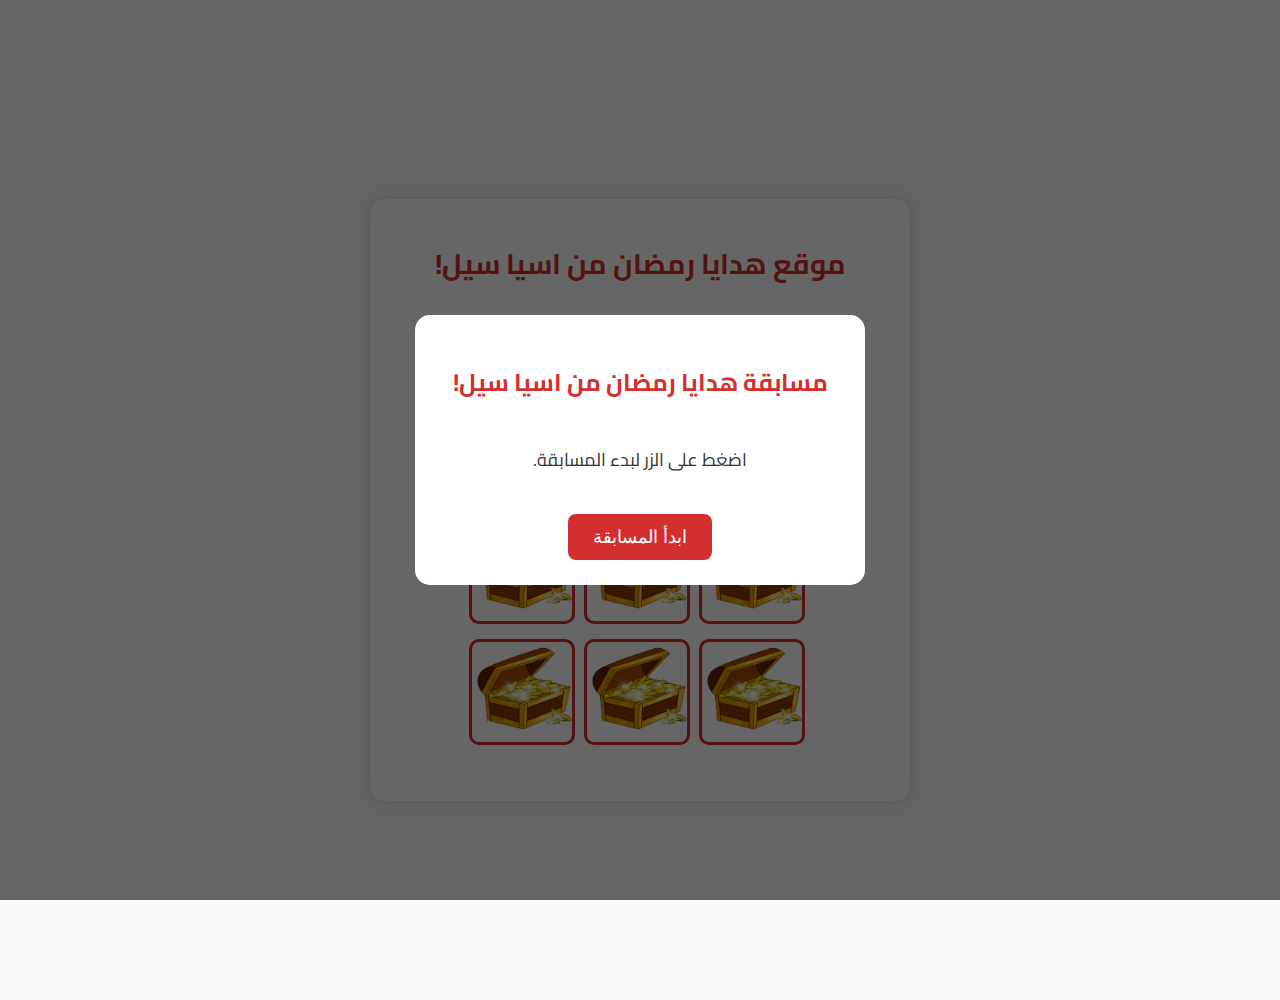
<file: index.html>
<!DOCTYPE html>
<html lang="ar">
<head>
    <meta charset="UTF-8">
    <meta name="viewport" content="width=device-width, initial-scale=1.0">
    <title>هدايا رمضان</title>
    <link rel="stylesheet" href="style.css">
</head>
<body>
    <!-- النافذة المنبثقة -->
    <div class="modal" id="startModal">
        <div class="modal-content">
            <h2> مسابقة هدايا رمضان من اسيا سيل!</h2>
            <p>اضغط على الزر لبدء المسابقة.</p>
            <button class="btn" onclick="startCompetition()">ابدأ المسابقة</button>
        </div>
    </div>

    <div class="container">
        <h1> موقع هدايا رمضان من اسيا سيل!</h1>
        <p>نتمنى لكم رمضانًا مباركًا مليئًا بالخيرات.</p>

        <div class="boxes" id="boxes">
            <script>
                for (let i = 1; i <= 9; i++) {
                    document.write(`<div class='box' onclick='attempt(${i})'></div>`);
                }
            </script>
        </div>

        <p id="result"></p>
        <button id="rewardBtn" class="btn" style="display: none;" onclick="claimReward()">استلام الهدية</button>
    </div>

    <script src="script.js"></script>
</body>
</html>
</file>
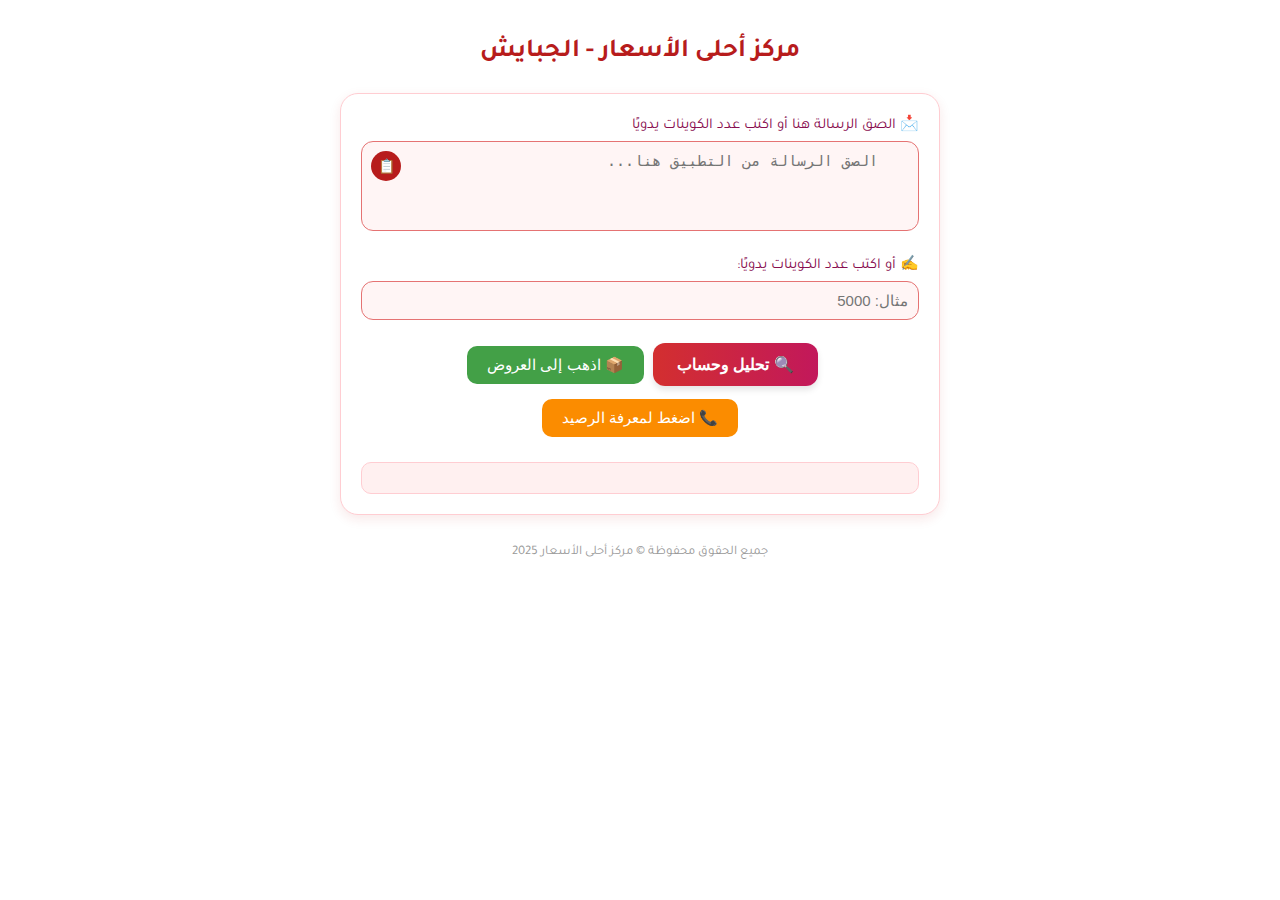
<file: account.html>
<!DOCTYPE html>
<html lang="ar" dir="rtl">
<head>
  <meta charset="UTF-8" />
  <meta name="viewport" content="width=device-width, initial-scale=1.0">
  <title>مركز أحلى الأسعار - الجبايش</title>
  <link href="https://fonts.googleapis.com/css2?family=Tajawal:wght@400;700&display=swap" rel="stylesheet">
  <style>
    * {
      box-sizing: border-box;
    }

    body {
      font-family: 'Tajawal', sans-serif;
      background: #fff;
      margin: 0;
      padding: 20px;
      text-align: center;
      color: #b71c1c;
    }

    h1 {
      color: #b71c1c;
      font-size: 26px;
      margin-bottom: 25px;
    }

    .calculator {
      background: #ffffff;
      padding: 20px;
      border-radius: 18px;
      box-shadow: 0 4px 12px rgba(183, 28, 28, 0.1);
      max-width: 600px;
      margin: auto;
      border: 1px solid #ffcdd2;
    }

    label {
      display: block;
      text-align: right;
      margin-bottom: 6px;
      font-size: 15px;
      color: #880e4f;
    }

    .textarea-container {
      position: relative;
      width: 100%;
      margin-bottom: 15px;
    }

    textarea {
      width: 100%;
      height: 90px;
      font-size: 15px;
      padding: 10px 40px 10px 10px;
      border: 1px solid #e57373;
      border-radius: 12px;
      resize: none;
      background-color: #fff5f5;
    }

    .paste-btn {
      position: absolute;
      left: 10px;
      top: 10px;
      background: #b71c1c;
      color: #fff;
      border: none;
      border-radius: 50%;
      width: 30px;
      height: 30px;
      font-size: 14px;
      cursor: pointer;
      display: flex;
      align-items: center;
      justify-content: center;
    }

    input[type="number"] {
      width: 100%;
      font-size: 15px;
      padding: 10px;
      margin-bottom: 15px;
      border: 1px solid #e57373;
      border-radius: 12px;
      background-color: #fff5f5;
      text-align: right;
    }

    .primary-btn {
      background: linear-gradient(to right, #d32f2f, #c2185b);
      border: none;
      color: #fff;
      padding: 12px 24px;
      font-size: 16px;
      border-radius: 12px;
      font-weight: bold;
      margin: 8px auto;
      display: inline-block;
      box-shadow: 0 4px 6px rgba(0,0,0,0.1);
      transition: 0.3s ease;
    }

    .primary-btn:hover {
      background: linear-gradient(to right, #c62828, #ad1457);
    }

    .nav-button {
      background-color: #43a047;
      color: white;
      border: none;
      padding: 10px 20px;
      border-radius: 10px;
      font-size: 15px;
      cursor: pointer;
      margin: 5px;
    }

    .nav-button:hover {
      background-color: #388e3c;
    }

    .call-button {
      background-color: #fb8c00;
      color: white;
      border: none;
      padding: 10px 20px;
      border-radius: 10px;
      font-size: 15px;
      cursor: pointer;
      margin: 5px;
    }

    .call-button:hover {
      background-color: #ef6c00;
    }

    .result {
      margin-top: 20px;
      font-size: 16px;
      color: #444;
      text-align: right;
      line-height: 1.6;
      background: #fff0f0;
      padding: 15px;
      border-radius: 10px;
      border: 1px solid #ffcdd2;
    }

    .apps {
      margin-top: 10px;
    }

    .apps span {
      display: inline-flex;
      align-items: center;
      margin: 4px 8px;
      font-size: 15px;
    }

    .apps img {
      width: 24px;
      height: 24px;
      margin-left: 6px;
    }

    footer {
      margin-top: 30px;
      font-size: 13px;
      color: #999;
    }

    @media (max-width: 600px) {
      .primary-btn,
      .nav-button,
      .call-button {
        width: 100%;
        margin-top: 10px;
      }
    }
  </style>
</head>
<body>
  <h1>مركز أحلى الأسعار - الجبايش</h1>

  <div class="calculator">
    <label>📩 الصق الرسالة هنا أو اكتب عدد الكوينات يدويًا</label>
    <div class="textarea-container">
      <textarea id="messageInput" placeholder="الصق الرسالة من التطبيق هنا..."></textarea>
      <button class="paste-btn" onclick="pasteText()">📋</button>
    </div>

    <label>✍️ أو اكتب عدد الكوينات يدويًا:</label>
    <input type="number" id="manualCoins" placeholder="مثال: 5000" min="0" />

    <button class="primary-btn" onclick="analyze()">🔍 تحليل وحساب</button>
    <button class="nav-button" onclick="goToOffers()">📦 اذهب إلى العروض</button>
    <button class="call-button" onclick="confirmCall()">📞 اضغط لمعرفة الرصيد</button>

    <div class="result" id="resultArea"></div>
  </div>

  <footer>
    جميع الحقوق محفوظة © مركز أحلى الأسعار 2025
  </footer>

  <script>
    async function pasteText() {
      try {
        const text = await navigator.clipboard.readText();
        document.getElementById("messageInput").value = text;
      } catch (err) {
        alert("⚠️ لا يمكن الوصول إلى الحافظة. الرجاء لصق الرسالة يدويًا.");
      }
    }

    function analyze() {
      const message = document.getElementById("messageInput").value.trim();
      const manualCoins = parseInt(document.getElementById("manualCoins").value);
      const resultArea = document.getElementById("resultArea");

      let coins = null;
      let showDetails = false;

      if (!isNaN(manualCoins) && manualCoins > 0) {
        coins = manualCoins;
        showDetails = false;
      } else if (message.length > 10) {
        const coinMatch = message.match(/(\d+(?:\.\d+)?)\s*كوين/);
        if (coinMatch) {
          coins = parseInt(coinMatch[1]);
        }
        showDetails = true;
      } else {
        resultArea.innerHTML = "⚠️ يرجى لصق رسالة صحيحة أو إدخال عدد الكوينات.";
        return;
      }

      let output = "";

      if (coins) {
        const totalSeconds = Math.floor(coins / 2);
        const minutes = Math.floor(totalSeconds / 60);
        const seconds = totalSeconds % 60;

        const totalMB = Math.floor(coins / 4);
        const cakes = Math.floor(totalMB / 1000);
        const remainingMB = totalMB % 1000;

        output += `
          ✅ عدد الكوينات: <strong>${coins}</strong><br>
          ⏱️ وقت الاتصال المتبقي: <strong>${minutes}</strong> دقيقة و <strong>${seconds}</strong> ثانية<br>
          🌐 يمكنك استخدامه كإنترنت: <strong>${cakes}</strong> كيكا و <strong>${remainingMB}</strong> ميغابايت<br><br>
        `;
      } else {
        output += "⚠️ لم يتم العثور على عدد الكوينات.<br><br>";
      }

      if (showDetails) {
        const dateMatches = message.match(/\d{2}-\d{2}-\d{4}/g);
        let expiryDate = null;
        if (dateMatches && dateMatches.length > 0) {
          expiryDate = dateMatches[dateMatches.length - 1];
        }

        let daysRemaining = '';
        if (expiryDate) {
          const today = new Date();
          const [day, month, year] = expiryDate.split("-").map(x => parseInt(x));
          const expiry = new Date(year, month - 1, day);
          const diffTime = expiry - today;
          const diffDays = Math.ceil(diffTime / (1000 * 60 * 60 * 24));
          daysRemaining = diffDays >= 0 ? `${diffDays} يوم متبقي` : "❌ منتهي";
        }

        const appMatch = message.match(/(?:الاستخدام|الإستخدام)\s+المجاني\s+لـ(.*?)صالحة\s+لغاية/i);
        let appIcons = "";
        if (appMatch) {
          const appList = appMatch[1].split("،").map(app => app.trim().toLowerCase());

          const iconMap = {
            "واتساب": "https://img.icons8.com/color/48/000000/whatsapp.png",
            "تيك توك": "https://img.icons8.com/color/48/000000/tiktok--v1.png",
            "فيسبوك": "https://img.icons8.com/color/48/000000/facebook-new.png",
            "إنستغرام": "https://img.icons8.com/color/48/000000/instagram-new.png",
            "فايبر": "https://img.icons8.com/color/48/000000/viber.png",
            "سنابجات": "https://img.icons8.com/color/48/000000/snapchat.png",
            "يوتوب": "https://img.icons8.com/color/48/000000/youtube-play.png"
          };

          appIcons = appList.map(app => {
            const clean = app.replace(/[\u200E\u200F]/g, "");
            const icon = iconMap[clean] || "";
            return icon ? `<span title="${clean}"><img src="${icon}" alt="${clean}">${app}</span>` : `<span>📱 ${app}</span>`;
          }).join(" ");
        } else {
          appIcons = "❌ لم يتم العثور على تطبيقات.";
        }

        output += `
          📅 تاريخ الانتهاء: <strong>${expiryDate || "❌ غير موجود"}</strong><br>
          🗓️ ${daysRemaining}<br><br>
          التطبيقات المجانية:<br><div class="apps">${appIcons}</div>
        `;
      }

      resultArea.innerHTML = output;
    }

    function goToOffers() {
      alert("🚧 سيتم نقلك إلى قسم العروض قريبًا...");
    }

    function confirmCall() {
      if (confirm("هل تريد الاتصال برمز الخدمة *133#؟")) {
        window.location.href = "tel:*133#";
      }
    }
  </script>
</body>
</html>
</file>
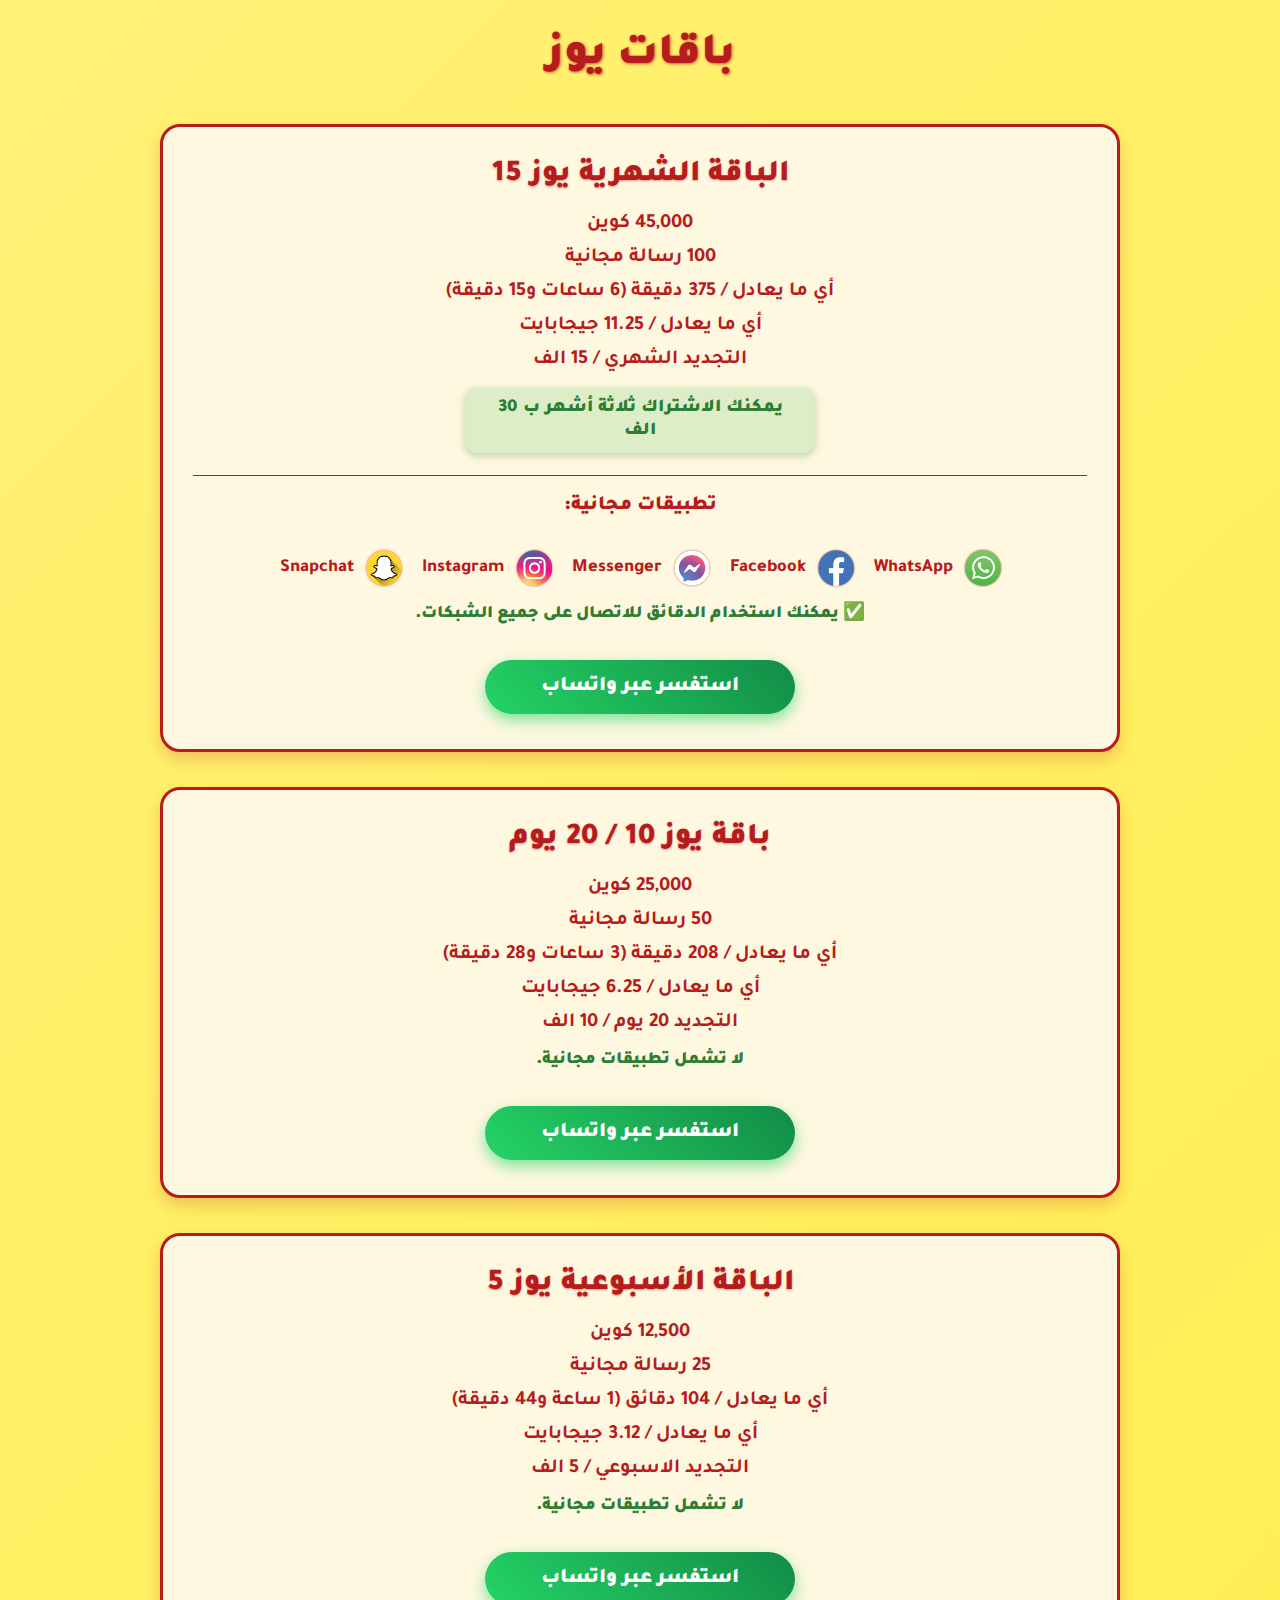
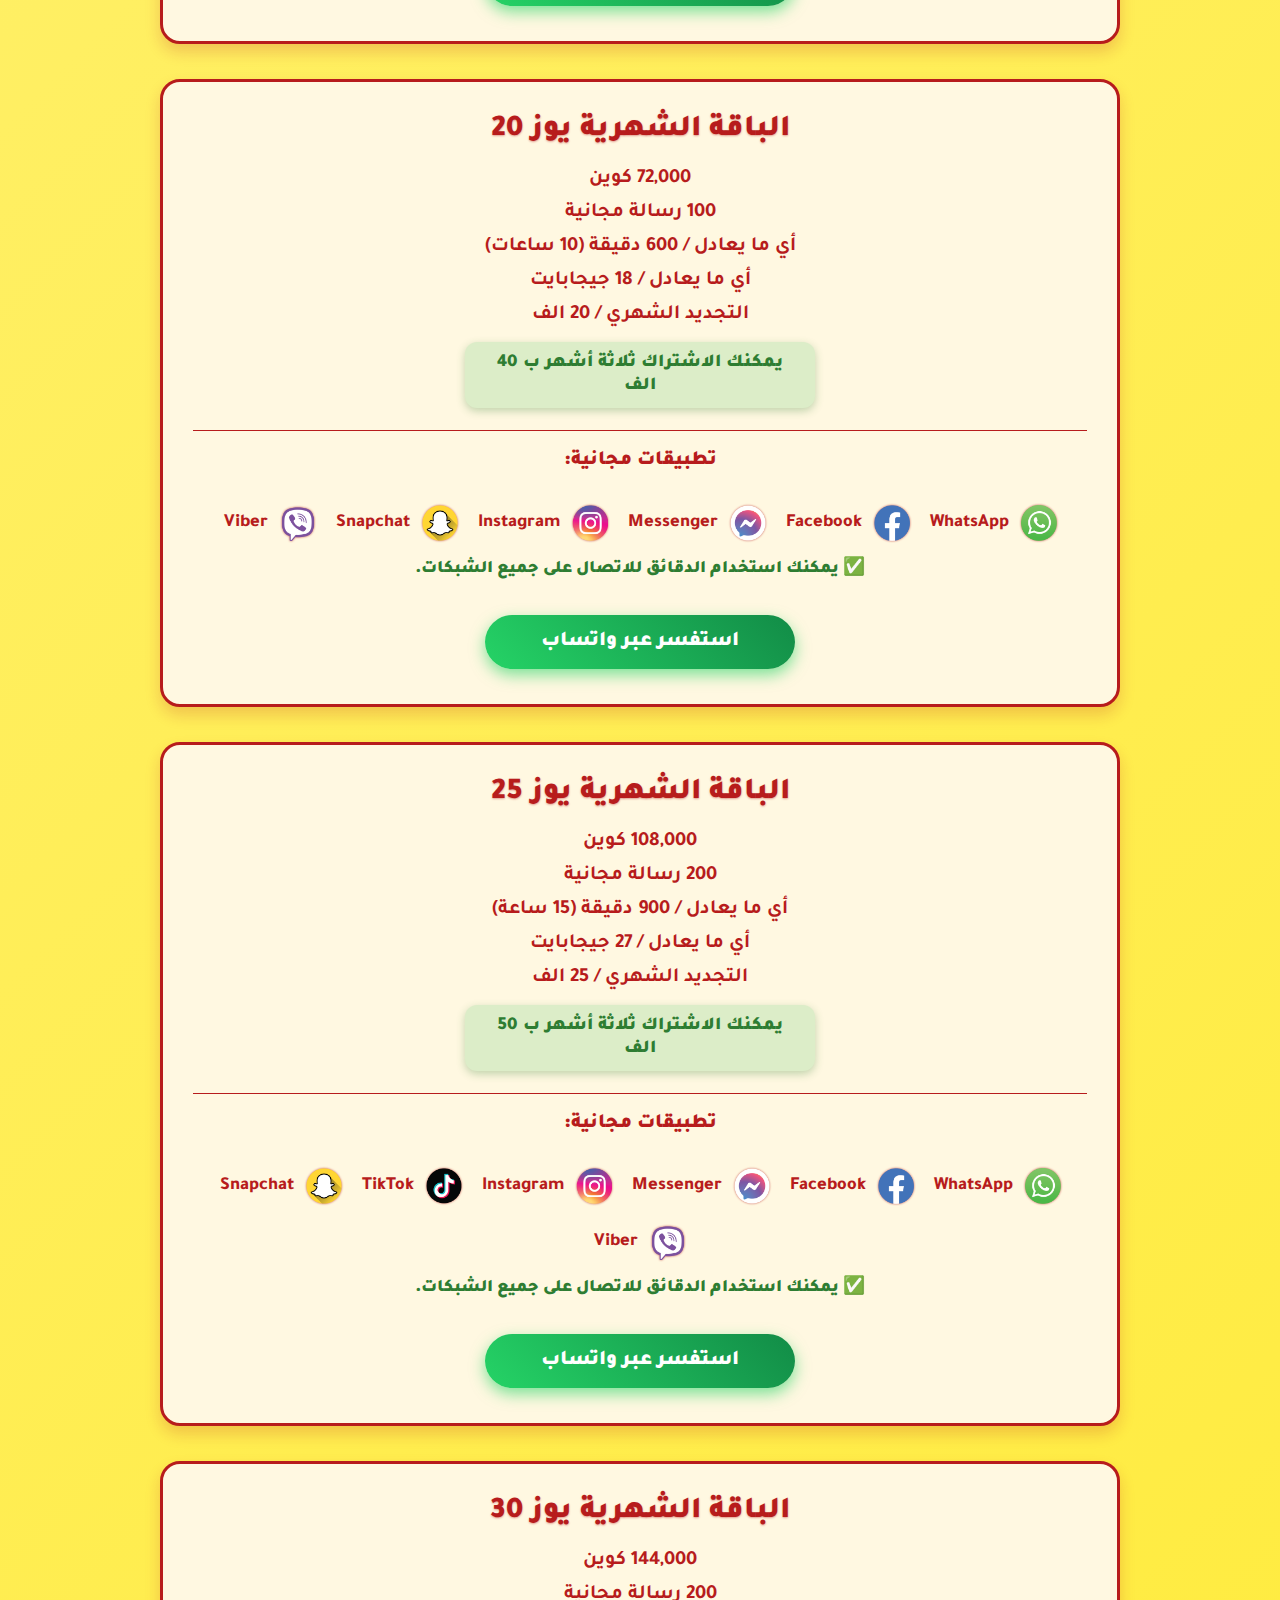
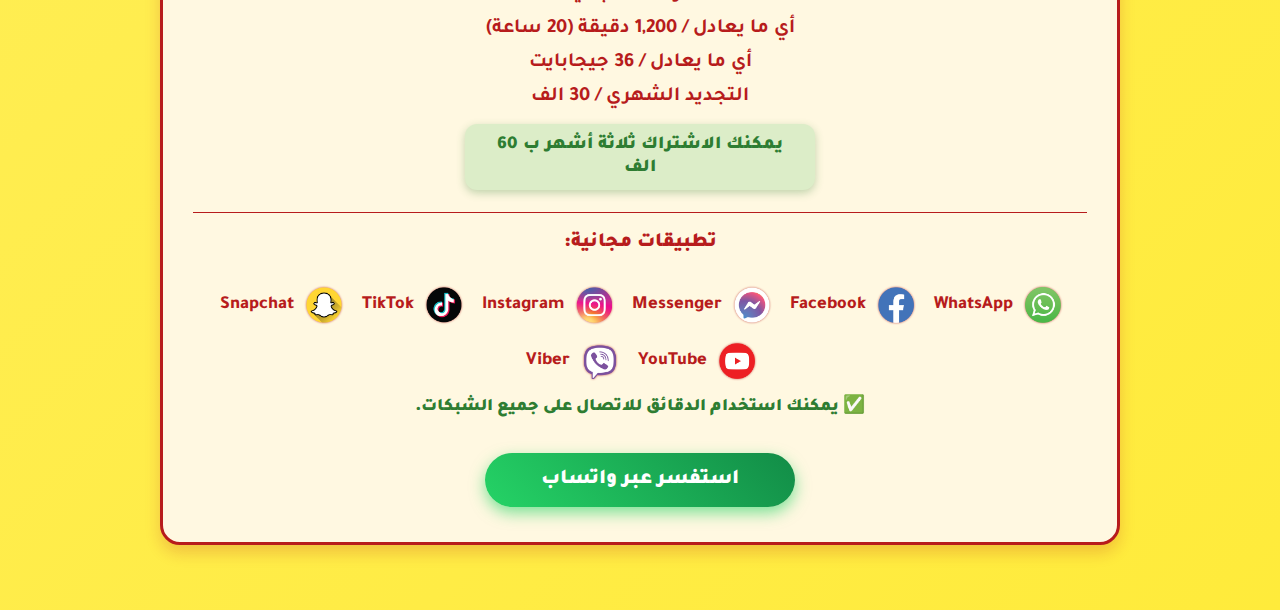
<file: asiacell.html>
<!DOCTYPE html>
<html lang="ar" dir="rtl">

<head>
  <meta charset="UTF-8" />
  <meta name="viewport" content="width=device-width, initial-scale=1" />
  <title>باقات يوز</title>
  <style>
    body {
      background: linear-gradient(135deg, #fff176, #ffeb3b);
      font-family: 'Tajawal', sans-serif;
      margin: 0;
      padding: 30px 15px;
      color: #b71c1c;
      min-height: 100vh;
      display: flex;
      justify-content: center;
    }

    .container {
      max-width: 960px;
      width: 100%;
    }

    .title {
      text-align: center;
      font-size: 2.8em;
      font-weight: 900;
      margin-bottom: 40px;
      text-shadow: 1px 1px 3px rgba(183, 28, 28, 0.7);
      letter-spacing: 1.5px;
    }

    .card {
      background: #fff8e1;
      border: 3px solid #b71c1c;
      border-radius: 20px;
      padding: 30px 30px 35px;
      margin-bottom: 35px;
      box-shadow: 0 8px 15px rgba(183, 28, 28, 0.2);
      transition: transform 0.3s ease, box-shadow 0.3s ease;
    }

    .card:hover {
      transform: translateY(-8px);
      box-shadow: 0 12px 20px rgba(183, 28, 28, 0.35);
    }

    .card h2 {
      margin-top: 0;
      color: #b71c1c;
      font-weight: 900;
      font-size: 1.9em;
      letter-spacing: 0.8px;
      margin-bottom: 18px;
      text-align: center;
      text-shadow: 0 1px 2px rgba(183, 28, 28, 0.4);
    }

    .info {
      margin: 10px 0;
      font-size: 1.25em;
      font-weight: 700;
      text-align: center;
      letter-spacing: 0.4px;
    }

    .subscription-note {
      background-color: #dcedc8; /* أخضر فاتح */
      color: #2e7d32; /* أخضر غامق */
      font-weight: 900;
      font-size: 1.15em;
      text-align: center;
      padding: 10px 15px;
      border-radius: 12px;
      margin: 15px 0 22px 0;
      box-shadow: 0 3px 8px rgba(46, 125, 50, 0.3);
      letter-spacing: 0.5px;
      user-select: none;
      max-width: 320px;
      margin-left: auto;
      margin-right: auto;
    }

    .note {
      margin-top: 15px;
      font-size: 1.1em;
      color: #2e7d32;
      font-weight: 900;
      text-align: center;
      letter-spacing: 0.4px;
    }

    .apps {
      margin-top: 22px;
      display: flex;
      justify-content: center;
      flex-wrap: wrap;
      gap: 20px;
      border-top: 1.5px solid #b71c1c;
      padding-top: 18px;
    }

    .apps strong {
      width: 100%;
      font-weight: 900;
      font-size: 1.25em;
      margin-bottom: 12px;
      text-align: center;
      letter-spacing: 0.6px;
    }

    .app {
      display: flex;
      align-items: center;
      gap: 12px;
      font-weight: 800;
      font-size: 1.15em;
      color: #b71c1c;
      user-select: none;
    }

    .app-icon {
      width: 36px;
      height: 36px;
      object-fit: contain;
      filter: drop-shadow(0 0 1px rgba(183, 28, 28, 0.7));
      transition: transform 0.25s ease;
    }

    .app:hover .app-icon {
      transform: scale(1.15);
      filter: drop-shadow(0 0 4px rgba(183, 28, 28, 1));
      cursor: default;
    }

    .whatsapp-button {
      display: block;
      max-width: 260px;
      margin: 35px auto 0 auto;
      padding: 15px 25px;
      background: linear-gradient(45deg, #25d366, #128c47);
      color: #fff;
      text-decoration: none;
      border-radius: 30px;
      font-weight: 900;
      font-size: 1.3em;
      text-align: center;
      box-shadow: 0 6px 15px rgba(37, 211, 102, 0.6);
      transition: background 0.3s ease, box-shadow 0.3s ease;
      letter-spacing: 0.8px;
      user-select: none;
    }

    .whatsapp-button:hover {
      background: linear-gradient(45deg, #128c47, #25d366);
      box-shadow: 0 8px 25px rgba(18, 140, 71, 0.8);
    }

    @media (max-width: 600px) {
      .apps {
        gap: 14px;
      }

      .app {
        font-size: 1em;
      }

      .app-icon {
        width: 28px;
        height: 28px;
      }

      .whatsapp-button {
        max-width: 100%;
        font-size: 1.1em;
        padding: 14px 20px;
      }

      .card {
        padding: 20px 18px 25px;
      }

      .subscription-note {
        max-width: 100%;
        font-size: 1em;
      }
    }
  </style>
  <link href="https://fonts.googleapis.com/css2?family=Tajawal:wght@400;700&display=swap" rel="stylesheet" />
</head>

<body>
  <div class="container">
    <div class="title">باقات يوز</div>

    <!-- الباقة الشهرية يوز 15 -->
    <div class="card">
      <h2>الباقة الشهرية يوز 15</h2>
      <div class="info">45,000 كوين</div>
      <div class="info">100 رسالة مجانية</div>
      <div class="info">أي ما يعادل / 375 دقيقة (6 ساعات و15 دقيقة)</div>
      <div class="info">أي ما يعادل / 11.25 جيجابايت</div>
        <div class="info">التجديد الشهري / 15 الف</div>

      <div class="subscription-note">يمكنك الاشتراك ثلاثة أشهر ب 30 الف</div>

      <div class="apps">
        <strong>تطبيقات مجانية:</strong>

        <div class="app">
          <img src="icons/WhatsApp.png" alt="WhatsApp" class="app-icon" />
          WhatsApp
        </div>

        <div class="app">
          <img src="icons/Facebook.png" alt="Facebook" class="app-icon" />
          Facebook
        </div>

        <div class="app">
          <img src="icons/Messenger.png" alt="Messenger" class="app-icon" />
          Messenger
        </div>

        <div class="app">
          <img src="icons/Instagram.png" alt="Instagram" class="app-icon" />
          Instagram
        </div>

        <div class="app">
          <img src="icons/Snapchat.png" alt="Snapchat" class="app-icon" />
          Snapchat
        </div>
      </div>

      <div class="note">✅ يمكنك استخدام الدقائق للاتصال على جميع الشبكات.</div>

      <a class="whatsapp-button" href="https://wa.me/9647712504488?text=أريد%20الاستفسار%20عن%20الباقة%20الشهرية%20يوز%2015" target="_blank" rel="noopener noreferrer">
        استفسر عبر واتساب
      </a>
    </div>

    <!-- باقة يوز 10 -->
    <div class="card">
      <h2>باقة يوز 10 / 20 يوم </h2>
      <div class="info">25,000 كوين</div>
      <div class="info">50 رسالة مجانية</div>
      <div class="info">أي ما يعادل / 208 دقيقة (3 ساعات و28 دقيقة)</div>
      <div class="info">أي ما يعادل / 6.25 جيجابايت</div>
      <div class="info">التجديد 20 يوم / 10 الف</div>
      <div class="note">لا تشمل تطبيقات مجانية.</div>
      <a class="whatsapp-button" href="https://wa.me/9647712504488?text=أريد%20الاستفسار%20عن%20باقة%20يوز%2010" target="_blank" rel="noopener noreferrer">
        استفسر عبر واتساب
      </a>
    </div>

    <!-- الباقة الأسبوعية يوز 5 -->
    <div class="card">
      <h2>الباقة الأسبوعية يوز 5</h2>
      <div class="info">12,500 كوين</div>
      <div class="info">25 رسالة مجانية</div>
      <div class="info">أي ما يعادل / 104 دقائق (1 ساعة و44 دقيقة)</div>
      <div class="info">أي ما يعادل / 3.12 جيجابايت</div>
      <div class="info">التجديد الاسبوعي / 5 الف</div>
      <div class="note">لا تشمل تطبيقات مجانية.</div>
      <a class="whatsapp-button" href="https://wa.me/9647712504488?text=أريد%20الاستفسار%20عن%20الباقة%20الأسبوعية%20يوز%205" target="_blank" rel="noopener noreferrer">
        استفسر عبر واتساب
      </a>
    </div>

    <!-- الباقة الشهرية يوز 20 -->
    <div class="card">
      <h2>الباقة الشهرية يوز 20</h2>
      <div class="info">72,000 كوين</div>
      <div class="info">100 رسالة مجانية</div>
      <div class="info">أي ما يعادل / 600 دقيقة (10 ساعات)</div>
      <div class="info">أي ما يعادل / 18 جيجابايت</div>
      <div class="info">التجديد الشهري / 20 الف</div>

      <div class="subscription-note">يمكنك الاشتراك ثلاثة أشهر ب 40 الف</div>

      <div class="apps">
        <strong>تطبيقات مجانية:</strong>

        <div class="app">
          <img src="icons/WhatsApp.png" alt="WhatsApp" class="app-icon" />
          WhatsApp
        </div>

        <div class="app">
          <img src="icons/Facebook.png" alt="Facebook" class="app-icon" />
          Facebook
        </div>

        <div class="app">
          <img src="icons/Messenger.png" alt="Messenger" class="app-icon" />
          Messenger
        </div>

        <div class="app">
          <img src="icons/Instagram.png" alt="Instagram" class="app-icon" />
          Instagram
        </div>

        <div class="app">
          <img src="icons/Snapchat.png" alt="Snapchat" class="app-icon" />
          Snapchat
        </div>

        <div class="app">
          <img src="icons/Viber.png" alt="Viber" class="app-icon" />
          Viber
        </div>
      </div>

      <div class="note">✅ يمكنك استخدام الدقائق للاتصال على جميع الشبكات.</div>

      <a class="whatsapp-button" href="https://wa.me/9647712504488?text=أريد%20الاستفسار%20عن%20الباقة%20الشهرية%20يوز%2020" target="_blank" rel="noopener noreferrer">
        استفسر عبر واتساب
      </a>
    </div>

    <!-- الباقة الشهرية يوز 25 -->
    <div class="card">
      <h2>الباقة الشهرية يوز 25</h2>
      <div class="info">108,000 كوين</div>
      <div class="info">200 رسالة مجانية</div>
      <div class="info">أي ما يعادل / 900 دقيقة (15 ساعة)</div>
      <div class="info">أي ما يعادل / 27 جيجابايت</div>
      <div class="info">التجديد الشهري / 25 الف</div>

      <div class="subscription-note">يمكنك الاشتراك ثلاثة أشهر ب 50 الف</div>

      <div class="apps">
        <strong>تطبيقات مجانية:</strong>

        <div class="app">
          <img src="icons/WhatsApp.png" alt="WhatsApp" class="app-icon" />
          WhatsApp
        </div>

        <div class="app">
          <img src="icons/Facebook.png" alt="Facebook" class="app-icon" />
          Facebook
        </div>

        <div class="app">
          <img src="icons/Messenger.png" alt="Messenger" class="app-icon" />
          Messenger
        </div>

        <div class="app">
          <img src="icons/Instagram.png" alt="Instagram" class="app-icon" />
          Instagram
        </div>

        <div class="app">
          <img src="icons/TikTok.png" alt="TikTok" class="app-icon" />
          TikTok
        </div>

        <div class="app">
          <img src="icons/Snapchat.png" alt="Snapchat" class="app-icon" />
          Snapchat
        </div>

        <div class="app">
          <img src="icons/Viber.png" alt="Viber" class="app-icon" />
          Viber
        </div>
      </div>

      <div class="note">✅ يمكنك استخدام الدقائق للاتصال على جميع الشبكات.</div>

      <a class="whatsapp-button" href="https://wa.me/9647712504488?text=أريد%20الاستفسار%20عن%20الباقة%20الشهرية%20يوز%2025" target="_blank" rel="noopener noreferrer">
        استفسر عبر واتساب
      </a>
    </div>

    <!-- الباقة الشهرية يوز 30 -->
    <div class="card">
      <h2>الباقة الشهرية يوز 30</h2>
      <div class="info">144,000 كوين</div>
      <div class="info">200 رسالة مجانية</div>
      <div class="info">أي ما يعادل / 1,200 دقيقة (20 ساعة)</div>
      <div class="info">أي ما يعادل / 36 جيجابايت</div>
      <div class="info">التجديد الشهري / 30 الف</div>

      <div class="subscription-note">يمكنك الاشتراك ثلاثة أشهر ب 60 الف </div>

      <div class="apps">
        <strong>تطبيقات مجانية:</strong>

        <div class="app">
          <img src="icons/WhatsApp.png" alt="WhatsApp" class="app-icon" />
          WhatsApp
        </div>

        <div class="app">
          <img src="icons/Facebook.png" alt="Facebook" class="app-icon" />
          Facebook
        </div>

        <div class="app">
          <img src="icons/Messenger.png" alt="Messenger" class="app-icon" />
          Messenger
        </div>

        <div class="app">
          <img src="icons/Instagram.png" alt="Instagram" class="app-icon" />
          Instagram
        </div>

        <div class="app">
          <img src="icons/TikTok.png" alt="TikTok" class="app-icon" />
          TikTok
        </div>

        <div class="app">
          <img src="icons/Snapchat.png" alt="Snapchat" class="app-icon" />
          Snapchat
        </div>

        <div class="app">
          <img src="icons/YouTube.png" alt="YouTube" class="app-icon" />
          YouTube
        </div>

        <div class="app">
          <img src="icons/Viber.png" alt="Viber" class="app-icon" />
          Viber
        </div>
      </div>

      <div class="note">✅ يمكنك استخدام الدقائق للاتصال على جميع الشبكات.</div>

      <a class="whatsapp-button" href="https://wa.me/9647712504488?text=أريد%20الاستفسار%20عن%20الباقة%20الشهرية%20يوز%2030" target="_blank" rel="noopener noreferrer">
        استفسر عبر واتساب
      </a>
    </div>

  </div>
</body>

</html>
</file>
<file: style.css>
@import url('https://fonts.googleapis.com/css2?family=Cairo:wght@400;700&display=swap');

body {
    font-family: 'Cairo', sans-serif;
    background-color: #f8f9fa;
    text-align: center;
    direction: rtl;
    padding: 50px;
    display: flex;
    justify-content: center;
    align-items: center;
    height: 100vh;
    margin: 0;
}

.container {
    background: #fff;
    padding: 20px;
    border-radius: 15px;
    box-shadow: 0 0 15px rgba(0, 0, 0, 0.15);
    display: flex;
    flex-direction: column;
    align-items: center;
    justify-content: center;
    text-align: center;
    width: 90%;
    max-width: 500px;
}

h1 {
    color: #d32f2f;
    font-weight: 700;
    font-size: 28px;
}

p {
    color: #333;
    font-size: 18px;
}

.btn {
    background-color: #d32f2f;
    color: white;
    border: none;
    padding: 12px 25px;
    font-size: 18px;
    cursor: pointer;
    border-radius: 8px;
    margin-top: 20px;
    transition: 0.3s;
}

.btn:hover {
    background-color: #b71c1c;
    transform: scale(1.05);
}

/* صناديق الجوائز */
.boxes {
    margin-top: 20px;
    display: grid;
    grid-template-columns: repeat(3, 100px);
    gap: 15px;
    justify-content: center;
}

.box {
    width: 100px;
    height: 100px;
    background: url('1.png') no-repeat center;
    background-size: cover;
    text-align: center;
    line-height: 100px;
    font-size: 20px;
    cursor: pointer;
    border-radius: 10px;
    border: 3px solid #d32f2f;
    transition: transform 0.3s ease;
}

.box:hover {
    transform: scale(1.1);
}

/* النافذة المنبثقة */
.modal {
    display: flex;
    justify-content: center;
    align-items: center;
    position: fixed;
    z-index: 1;
    left: 0;
    top: 0;
    width: 100%;
    height: 100%;
    background-color: rgba(0, 0, 0, 0.6);
}

.modal-content {
    background-color: #fff;
    padding: 25px;
    border-radius: 15px;
    text-align: center;
    width: 90%;
    max-width: 400px;
    display: flex;
    flex-direction: column;
    align-items: center;
}

.modal h2 {
    color: #d32f2f;
    font-size: 24px;
}
</file>
